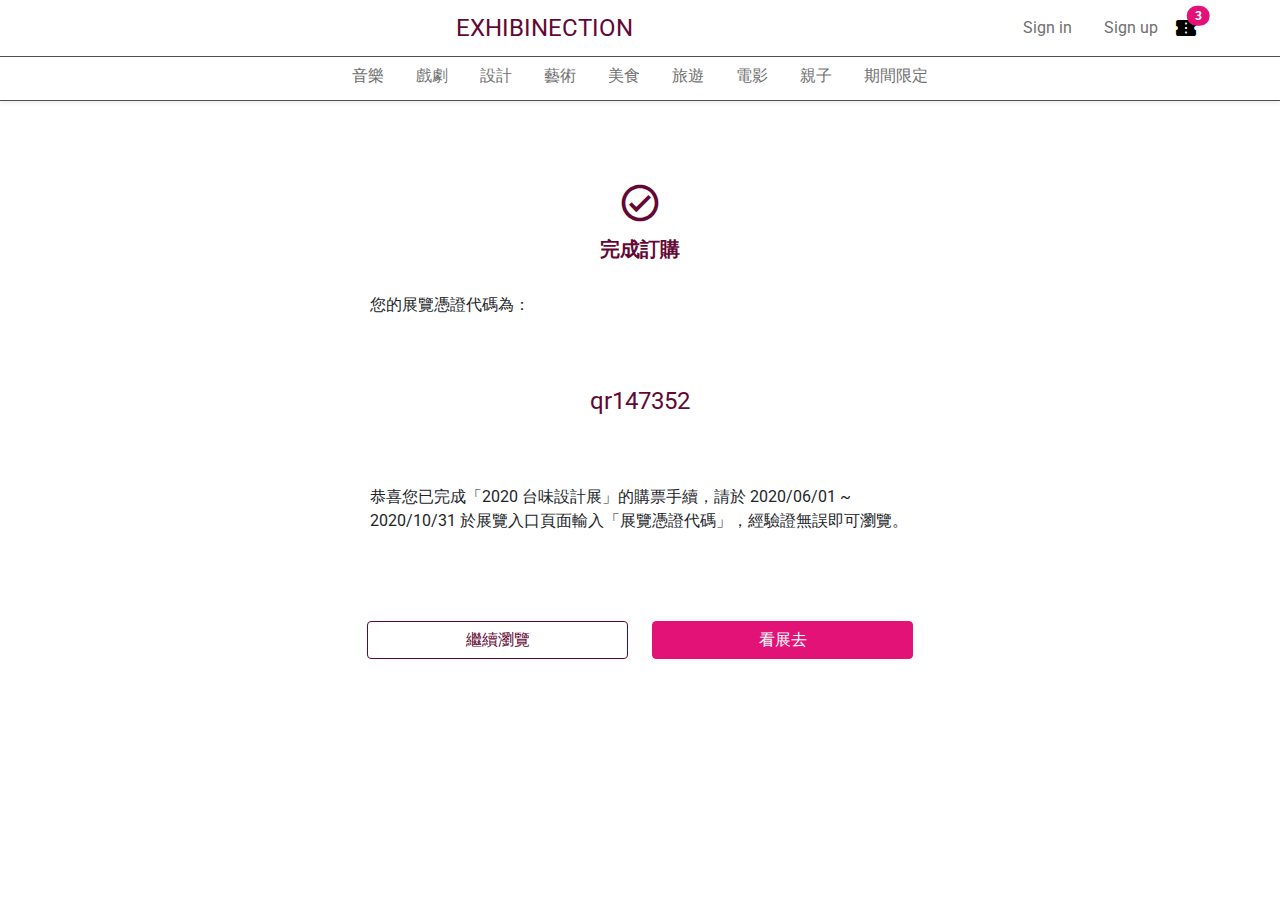
<file: complete.html>
<!DOCTYPE html>
<html lang="en">
  <head>
    <meta charset="UTF-8" />
    <meta name="viewport" content="width=device-width, initial-scale=1.0" />
    <meta http-equiv="X-UA-Compatible" content="ie=edge" />
    <title>complete the order</title>
    <link
      rel="stylesheet"
      href="https://unpkg.com/swiper/swiper-bundle.min.css"
    />
    <link
      rel="stylesheet"
      href="https://cdnjs.cloudflare.com/ajax/libs/font-awesome/5.13.0/css/all.min.css"
    />
    <link rel="preconnect" href="https://fonts.googleapis.com" />
    <link rel="preconnect" href="https://fonts.gstatic.com" crossorigin />
    <link
      href="https://fonts.googleapis.com/css2?family=Material+Icons"
      rel="stylesheet"
    />
    <link
      href="https://fonts.googleapis.com/css2?family=Material+Icons+Outlined"
      rel="stylesheet"
    />
    <link rel="stylesheet" href="./assets/style/all.css" />
  </head>

  <body>
    <!-- navbar -->
    <nav class="navbar navbar-light border-bottom">
      <div class="container">
        <a
          class="fs-sm-nav fs-3 navbar-brand mx-auto text-primary fw-normal"
          href="#"
          >EXHIBINECTION</a
        >
        <ul class="nav">
          <li class="nav-item d-none d-md-block">
            <a class="nav-link" href="#">Sign in</a>
          </li>
          <li class="nav-item d-none d-md-block">
            <a class="nav-link" href="#">Sign up</a>
          </li>
          <li class="nav-item position-relative mt-2">
            <a href="#" class="">
              <span class="material-icons text-dark">
                confirmation_number
              </span>
              <span
                class="
                  position-absolute
                  top-0
                  start-100
                  translate-middle
                  badge
                  rounded-pill
                  bg-zeal
                "
                >3</span
              >
            </a>
          </li>
        </ul>
      </div>
    </nav>

    
<!-- nav -->
<div class="nav-scroller bg-body shadow-sm border-bottom">
  <nav
    class="
      nav
      d-flex
      justify-content-start justify-content-md-center
      flex-nowrap
      text-nowrap
    "
  >
    <a class="nav-link text-center" href="#">音樂</a>
    <a class="nav-link text-center" href="#">戲劇</a>
    <a class="nav-link text-center" href="#">設計</a>
    <a class="nav-link text-center" href="#">藝術</a>
    <a class="nav-link text-center" href="#">美食</a>
    <a class="nav-link text-center" href="#">旅遊</a>
    <a class="nav-link text-center" href="#">電影</a>
    <a class="nav-link text-center" href="#">親子</a>
    <a class="nav-link text-center" href="#">期間限定</a>
  </nav>
</div>
<!-- 內容 -->
<div class="container">
  <div class="d-flex flex-column justify-content-md-center align-items-center">
    <div
      class="
        mt-11
        d-flex
        flex-column
        justify-content-md-center
        align-items-center
        text-wine
      "
    >
      <span class="complete-icon material-icons-outlined">
        check_circle_outline
      </span>
      <p class="fs-4 fw-bold mt-3">完成訂購</p>
    </div>
    <div class="complete-box">
      <p class="mt-4">您的展覽憑證代碼為：</p>
      <p class="fs-3 text-center text-wine my-7 my-md-10">qr147352</p>
      <p>
        恭喜您已完成「2020 台味設計展」的購票手續，請於 2020/06/01 ~ 2020/10/31
        於展覽入口頁面輸入「展覽憑證代碼」，經驗證無誤即可瀏覽。
      </p>
    </div>
  </div>
  <!-- 按鈕 -->
  <div class="row mt-10">
    <div class="col-6 col-md-3 offset-md-3">
      <div class="d-grid gap-2">
        <button type="button" class="btn btn-outline-wine">繼續瀏覽</button>
      </div>
    </div>
    <div class="col-6 col-md-3">
      <div class="d-grid gap-2">
        <button type="button" class="btn btn-zeal">看展去</button>
      </div>
    </div>
  </div>
</div>

    <script src="https://unpkg.com/swiper/swiper-bundle.min.js"></script>
    <script src="./assets/js/vendors.js"></script>
    <script src="./assets/js/all.js"></script>
  </body>
</html>
</file>
